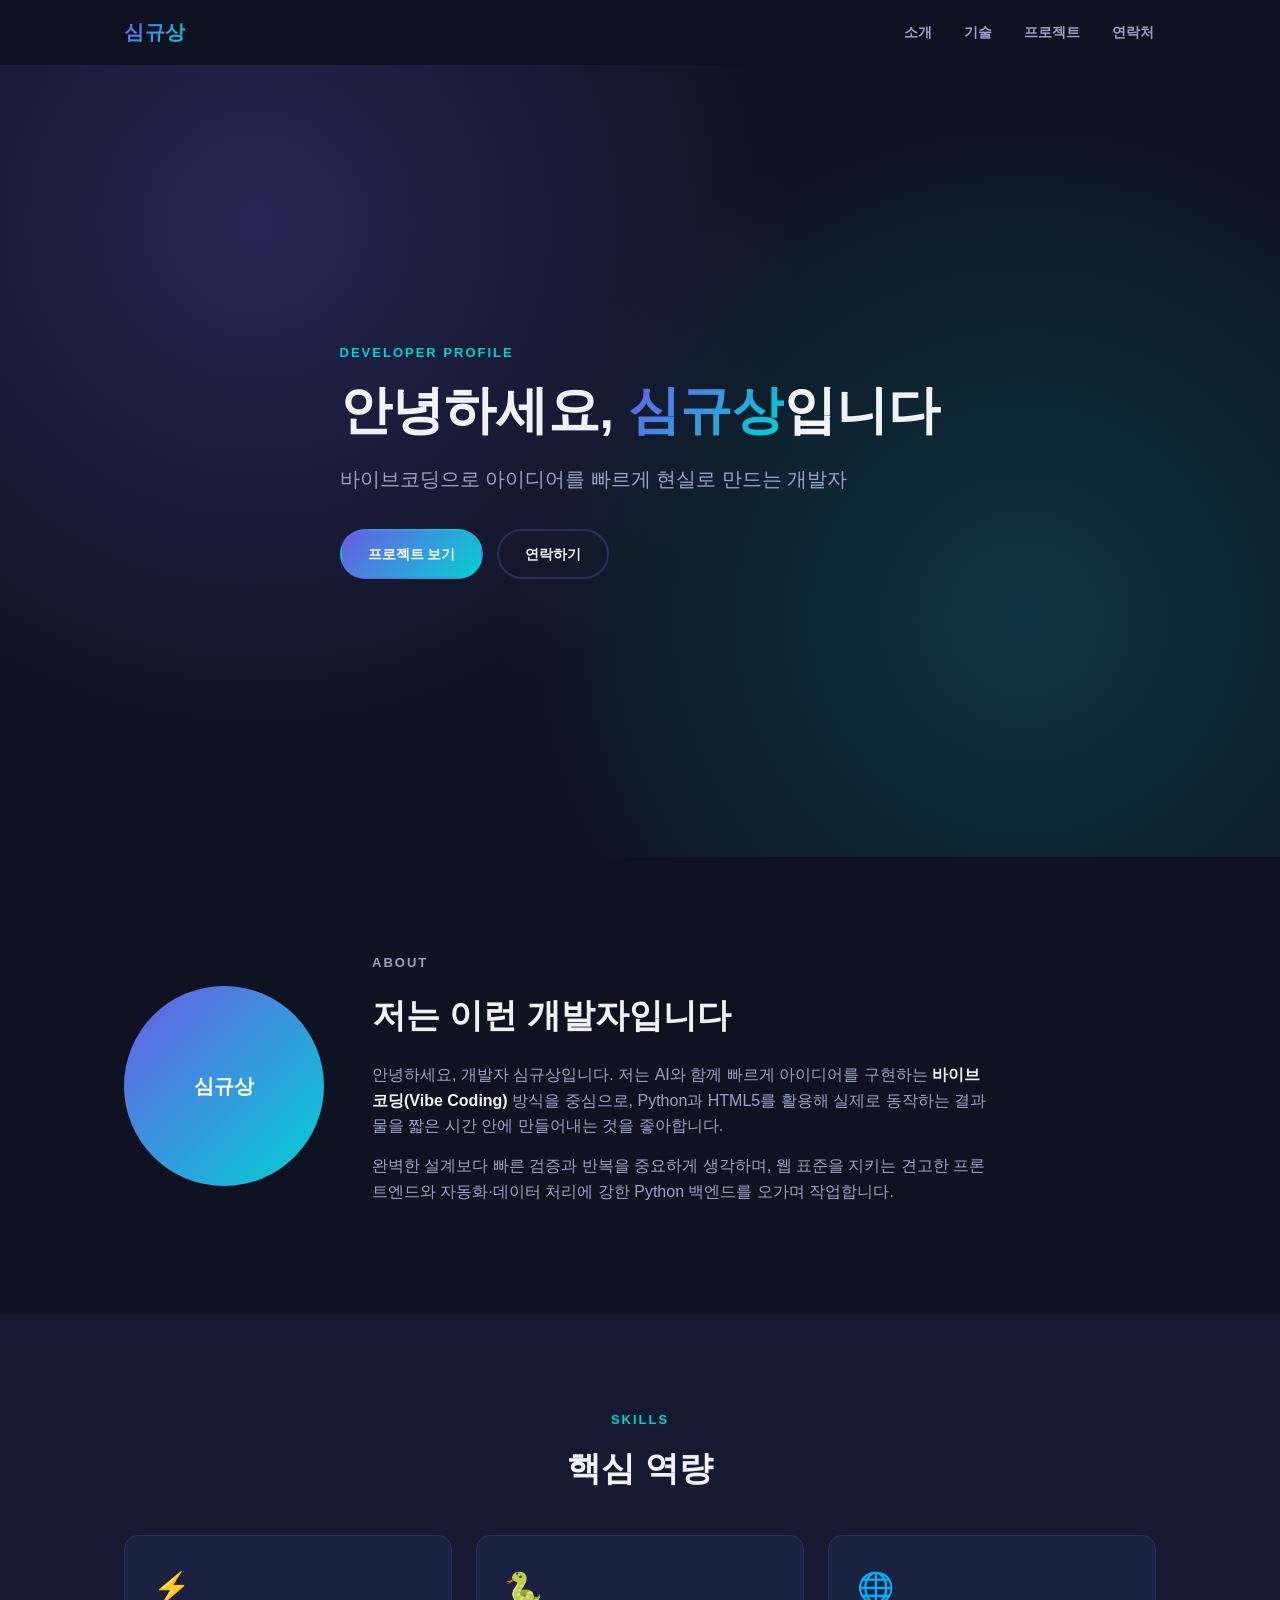
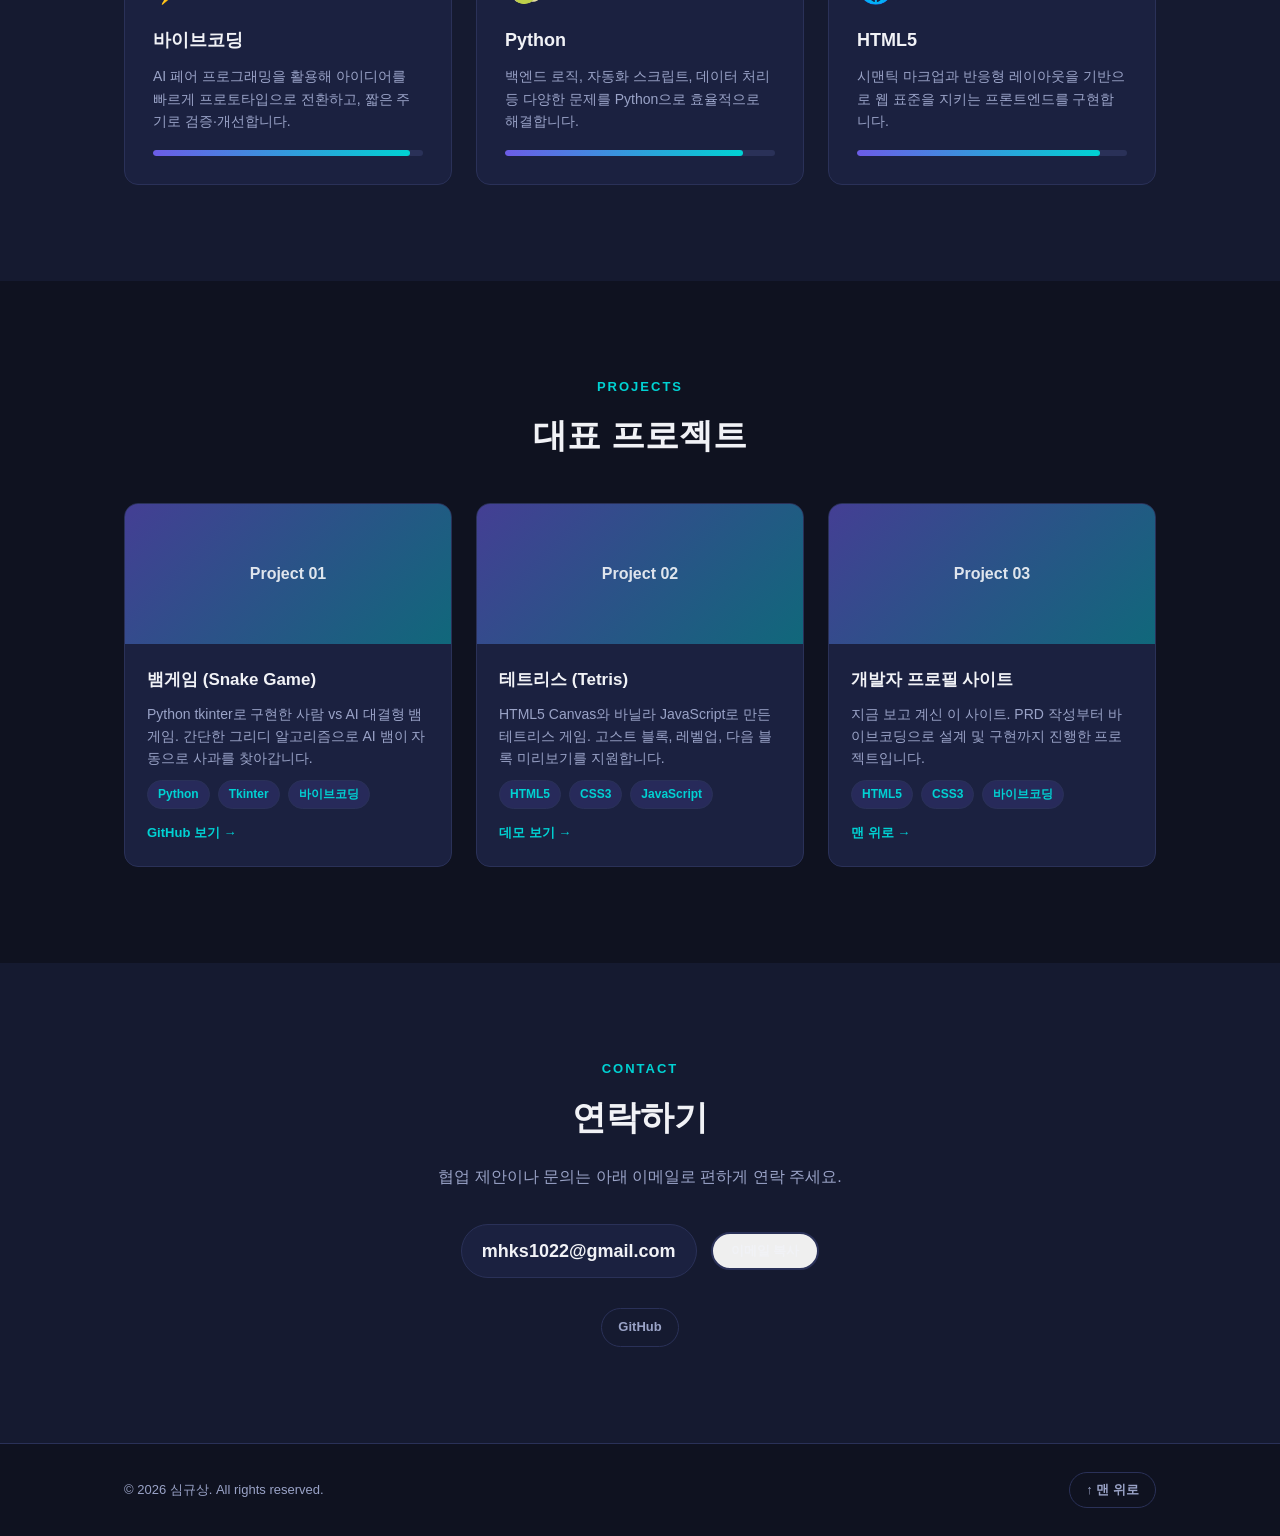
<file: DemoPort/index.html>
<!DOCTYPE html>
<html lang="ko">
<head>
<meta charset="UTF-8">
<meta name="viewport" content="width=device-width, initial-scale=1.0">
<title>심규상 - 개발자 프로필</title>
<meta name="description" content="바이브코딩, Python, HTML5를 주력으로 하는 개발자 심규상의 프로필 사이트">
<link rel="stylesheet" href="styles.css">
</head>
<body>

<header id="header">
  <nav class="navbar">
    <a href="#hero" class="logo">심규상</a>

    <button id="navToggle" class="nav-toggle" aria-label="메뉴 열기" aria-expanded="false">
      <span></span>
      <span></span>
      <span></span>
    </button>

    <ul id="navMenu" class="nav-menu">
      <li><a href="#about" class="nav-link">소개</a></li>
      <li><a href="#skills" class="nav-link">기술</a></li>
      <li><a href="#projects" class="nav-link">프로젝트</a></li>
      <li><a href="#contact" class="nav-link">연락처</a></li>
    </ul>
  </nav>
</header>

<main>

  <!-- Hero -->
  <section id="hero" class="hero">
    <div class="container hero-content">
      <p class="hero-eyebrow">Developer Profile</p>
      <h1 class="hero-title">안녕하세요, <span class="highlight">심규상</span>입니다</h1>
      <p class="hero-subtitle">바이브코딩으로 아이디어를 빠르게 현실로 만드는 개발자</p>
      <div class="hero-cta">
        <a href="#projects" class="btn btn-primary">프로젝트 보기</a>
        <a href="#contact" class="btn btn-outline">연락하기</a>
      </div>
    </div>
  </section>

  <!-- About -->
  <section id="about" class="section">
    <div class="container about-grid">
      <div class="about-avatar" aria-hidden="true">
        <span>심규상</span>
      </div>
      <div class="about-text reveal">
        <p class="section-eyebrow">About</p>
        <h2 class="section-title">저는 이런 개발자입니다</h2>
        <p>
          안녕하세요, 개발자 심규상입니다. 저는 AI와 함께 빠르게 아이디어를 구현하는
          <strong>바이브코딩(Vibe Coding)</strong> 방식을 중심으로, Python과 HTML5를 활용해
          실제로 동작하는 결과물을 짧은 시간 안에 만들어내는 것을 좋아합니다.
        </p>
        <p>
          완벽한 설계보다 빠른 검증과 반복을 중요하게 생각하며, 웹 표준을 지키는
          견고한 프론트엔드와 자동화·데이터 처리에 강한 Python 백엔드를 오가며
          작업합니다.
        </p>
      </div>
    </div>
  </section>

  <!-- Skills -->
  <section id="skills" class="section section-alt">
    <div class="container">
      <p class="section-eyebrow center">Skills</p>
      <h2 class="section-title center">핵심 역량</h2>

      <div class="skills-grid">
        <article class="skill-card reveal">
          <div class="skill-icon" aria-hidden="true">⚡</div>
          <h3>바이브코딩</h3>
          <p>AI 페어 프로그래밍을 활용해 아이디어를 빠르게 프로토타입으로 전환하고, 짧은 주기로 검증·개선합니다.</p>
          <div class="skill-bar"><div class="skill-bar-fill" style="width: 95%;"></div></div>
        </article>

        <article class="skill-card reveal">
          <div class="skill-icon" aria-hidden="true">🐍</div>
          <h3>Python</h3>
          <p>백엔드 로직, 자동화 스크립트, 데이터 처리 등 다양한 문제를 Python으로 효율적으로 해결합니다.</p>
          <div class="skill-bar"><div class="skill-bar-fill" style="width: 88%;"></div></div>
        </article>

        <article class="skill-card reveal">
          <div class="skill-icon" aria-hidden="true">🌐</div>
          <h3>HTML5</h3>
          <p>시맨틱 마크업과 반응형 레이아웃을 기반으로 웹 표준을 지키는 프론트엔드를 구현합니다.</p>
          <div class="skill-bar"><div class="skill-bar-fill" style="width: 90%;"></div></div>
        </article>
      </div>
    </div>
  </section>

  <!-- Projects -->
  <section id="projects" class="section">
    <div class="container">
      <p class="section-eyebrow center">Projects</p>
      <h2 class="section-title center">대표 프로젝트</h2>

      <div class="projects-grid">
        <article class="project-card reveal">
          <div class="project-thumb" aria-hidden="true">Project 01</div>
          <div class="project-body">
            <h3>뱀게임 (Snake Game)</h3>
            <p>Python tkinter로 구현한 사람 vs AI 대결형 뱀게임. 간단한 그리디 알고리즘으로 AI 뱀이 자동으로 사과를 찾아갑니다.</p>
            <div class="tags">
              <span class="tag">Python</span>
              <span class="tag">Tkinter</span>
              <span class="tag">바이브코딩</span>
            </div>
            <a href="#" class="project-link">GitHub 보기 →</a>
          </div>
        </article>

        <article class="project-card reveal">
          <div class="project-thumb" aria-hidden="true">Project 02</div>
          <div class="project-body">
            <h3>테트리스 (Tetris)</h3>
            <p>HTML5 Canvas와 바닐라 JavaScript로 만든 테트리스 게임. 고스트 블록, 레벨업, 다음 블록 미리보기를 지원합니다.</p>
            <div class="tags">
              <span class="tag">HTML5</span>
              <span class="tag">CSS3</span>
              <span class="tag">JavaScript</span>
            </div>
            <a href="#" class="project-link">데모 보기 →</a>
          </div>
        </article>

        <article class="project-card reveal">
          <div class="project-thumb" aria-hidden="true">Project 03</div>
          <div class="project-body">
            <h3>개발자 프로필 사이트</h3>
            <p>지금 보고 계신 이 사이트. PRD 작성부터 바이브코딩으로 설계 및 구현까지 진행한 프로젝트입니다.</p>
            <div class="tags">
              <span class="tag">HTML5</span>
              <span class="tag">CSS3</span>
              <span class="tag">바이브코딩</span>
            </div>
            <a href="#hero" class="project-link">맨 위로 →</a>
          </div>
        </article>
      </div>
    </div>
  </section>

  <!-- Contact -->
  <section id="contact" class="section section-alt">
    <div class="container contact-content">
      <p class="section-eyebrow center">Contact</p>
      <h2 class="section-title center">연락하기</h2>
      <p class="contact-desc">협업 제안이나 문의는 아래 이메일로 편하게 연락 주세요.</p>

      <div class="contact-box">
        <a href="mailto:mhks1022@gmail.com" class="contact-email" id="emailLink">mhks1022@gmail.com</a>
        <button id="copyBtn" class="btn btn-outline btn-small" type="button">이메일 복사</button>
        <span id="copyToast" class="copy-toast" role="status" aria-live="polite"></span>
      </div>

      <div class="social-links">
        <a href="#" class="social-link" aria-label="GitHub">GitHub</a>
      </div>
    </div>
  </section>

</main>

<footer class="footer">
  <div class="container footer-content">
    <p>&copy; 2026 심규상. All rights reserved.</p>
    <button id="toTopBtn" class="to-top" type="button" aria-label="맨 위로 이동">↑ 맨 위로</button>
  </div>
</footer>

<script src="script.js"></script>
</body>
</html>
</file>
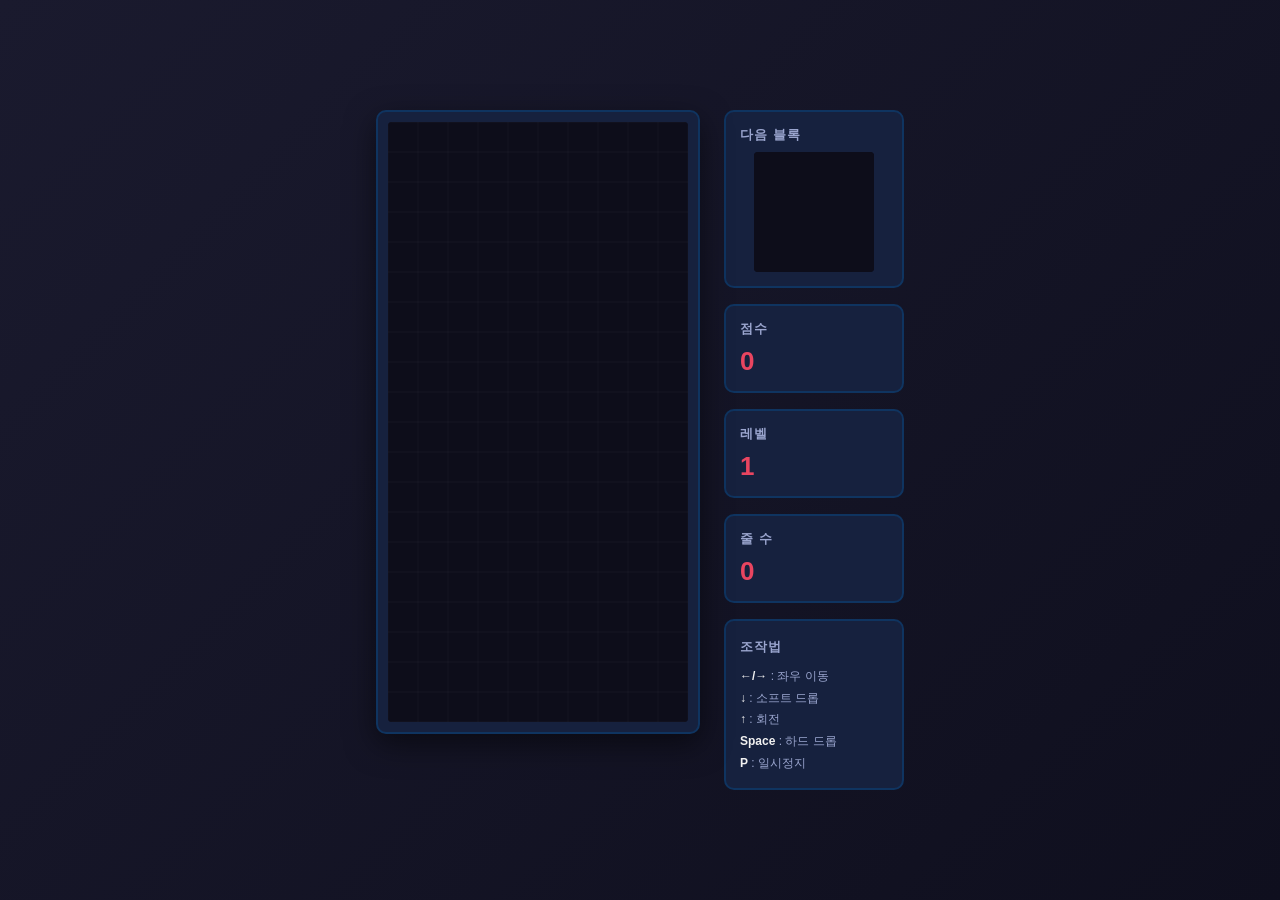
<file: Game01/tetris.html>
<!DOCTYPE html>
<html lang="ko">
<head>
<meta charset="UTF-8">
<meta name="viewport" content="width=device-width, initial-scale=1.0">
<title>테트리스</title>
<style>
  :root {
    --bg: #1a1a2e;
    --panel: #16213e;
    --border: #0f3460;
    --accent: #e94560;
    --text: #f1f1f1;
  }

  * {
    box-sizing: border-box;
  }

  body {
    margin: 0;
    min-height: 100vh;
    display: flex;
    align-items: center;
    justify-content: center;
    background: linear-gradient(135deg, var(--bg), #0f0f1e);
    font-family: "Malgun Gothic", "Segoe UI", sans-serif;
    color: var(--text);
  }

  .game-wrap {
    display: flex;
    gap: 24px;
    align-items: flex-start;
    padding: 20px;
  }

  .board-panel {
    position: relative;
    background: var(--panel);
    padding: 10px;
    border-radius: 10px;
    border: 2px solid var(--border);
    box-shadow: 0 10px 30px rgba(0, 0, 0, 0.5);
  }

  canvas {
    display: block;
    background: #0d0d1a;
    border-radius: 4px;
  }

  #board {
    width: 300px;
    height: 600px;
  }

  .side-panel {
    display: flex;
    flex-direction: column;
    gap: 16px;
    width: 180px;
  }

  .box {
    background: var(--panel);
    border: 2px solid var(--border);
    border-radius: 10px;
    padding: 14px;
  }

  .box h3 {
    margin: 0 0 8px;
    font-size: 13px;
    letter-spacing: 1px;
    color: #9aa5ce;
    text-transform: uppercase;
  }

  .box .value {
    font-size: 26px;
    font-weight: bold;
    color: var(--accent);
  }

  #next {
    width: 120px;
    height: 120px;
    background: #0d0d1a;
    border-radius: 4px;
    display: block;
    margin: 0 auto;
  }

  .controls {
    font-size: 12px;
    line-height: 1.8;
    color: #9aa5ce;
  }

  .controls b {
    color: var(--text);
  }

  #overlay {
    position: absolute;
    inset: 10px;
    background: rgba(10, 10, 20, 0.88);
    border-radius: 6px;
    display: none;
    flex-direction: column;
    align-items: center;
    justify-content: center;
    gap: 14px;
    text-align: center;
  }

  #overlay.show {
    display: flex;
  }

  #overlay h2 {
    margin: 0;
    color: var(--accent);
    font-size: 24px;
  }

  #overlay p {
    margin: 0;
    color: var(--text);
    font-size: 14px;
  }

  button {
    background: var(--accent);
    color: white;
    border: none;
    padding: 10px 22px;
    border-radius: 20px;
    font-size: 14px;
    font-weight: bold;
    cursor: pointer;
    transition: transform 0.1s ease, opacity 0.1s ease;
  }

  button:hover {
    opacity: 0.9;
  }

  button:active {
    transform: scale(0.96);
  }

  @media (max-width: 560px) {
    .game-wrap {
      flex-direction: column;
      align-items: center;
    }
    .side-panel {
      flex-direction: row;
      flex-wrap: wrap;
      width: 300px;
    }
    .box {
      flex: 1 1 80px;
    }
  }
</style>
</head>
<body>

<div class="game-wrap">
  <div class="board-panel">
    <canvas id="board"></canvas>
    <div id="overlay">
      <h2 id="overlayTitle">테트리스</h2>
      <p id="overlayText">스페이스바 또는 시작 버튼을 눌러 시작하세요</p>
      <button id="startBtn">시작</button>
    </div>
  </div>

  <div class="side-panel">
    <div class="box">
      <h3>다음 블록</h3>
      <canvas id="next"></canvas>
    </div>
    <div class="box">
      <h3>점수</h3>
      <div class="value" id="score">0</div>
    </div>
    <div class="box">
      <h3>레벨</h3>
      <div class="value" id="level">1</div>
    </div>
    <div class="box">
      <h3>줄 수</h3>
      <div class="value" id="lines">0</div>
    </div>
    <div class="box controls">
      <h3>조작법</h3>
      <div><b>←/→</b> : 좌우 이동</div>
      <div><b>↓</b> : 소프트 드롭</div>
      <div><b>↑</b> : 회전</div>
      <div><b>Space</b> : 하드 드롭</div>
      <div><b>P</b> : 일시정지</div>
    </div>
  </div>
</div>

<script>
(() => {
  const COLS = 10;
  const ROWS = 20;
  const CELL = 30;

  const boardCanvas = document.getElementById('board');
  const boardCtx = boardCanvas.getContext('2d');
  boardCanvas.width = COLS * CELL;
  boardCanvas.height = ROWS * CELL;

  const nextCanvas = document.getElementById('next');
  const nextCtx = nextCanvas.getContext('2d');
  nextCanvas.width = 120;
  nextCanvas.height = 120;

  const scoreEl = document.getElementById('score');
  const levelEl = document.getElementById('level');
  const linesEl = document.getElementById('lines');
  const overlay = document.getElementById('overlay');
  const overlayTitle = document.getElementById('overlayTitle');
  const overlayText = document.getElementById('overlayText');
  const startBtn = document.getElementById('startBtn');

  const COLORS = {
    I: '#4dd0e1',
    O: '#ffd54f',
    T: '#ba68c8',
    S: '#81c784',
    Z: '#e57373',
    J: '#64b5f6',
    L: '#ffb74d',
  };

  const SHAPES = {
    I: [
      [[0,1],[1,1],[2,1],[3,1]],
      [[2,0],[2,1],[2,2],[2,3]],
      [[0,2],[1,2],[2,2],[3,2]],
      [[1,0],[1,1],[1,2],[1,3]],
    ],
    O: [
      [[1,0],[2,0],[1,1],[2,1]],
      [[1,0],[2,0],[1,1],[2,1]],
      [[1,0],[2,0],[1,1],[2,1]],
      [[1,0],[2,0],[1,1],[2,1]],
    ],
    T: [
      [[1,0],[0,1],[1,1],[2,1]],
      [[1,0],[1,1],[2,1],[1,2]],
      [[0,1],[1,1],[2,1],[1,2]],
      [[1,0],[0,1],[1,1],[1,2]],
    ],
    S: [
      [[1,0],[2,0],[0,1],[1,1]],
      [[1,0],[1,1],[2,1],[2,2]],
      [[1,1],[2,1],[0,2],[1,2]],
      [[0,0],[0,1],[1,1],[1,2]],
    ],
    Z: [
      [[0,0],[1,0],[1,1],[2,1]],
      [[2,0],[1,1],[2,1],[1,2]],
      [[0,1],[1,1],[1,2],[2,2]],
      [[1,0],[0,1],[1,1],[0,2]],
    ],
    J: [
      [[0,0],[0,1],[1,1],[2,1]],
      [[1,0],[2,0],[1,1],[1,2]],
      [[0,1],[1,1],[2,1],[2,2]],
      [[1,0],[1,1],[0,2],[1,2]],
    ],
    L: [
      [[2,0],[0,1],[1,1],[2,1]],
      [[1,0],[1,1],[1,2],[2,2]],
      [[0,1],[1,1],[2,1],[0,2]],
      [[0,0],[1,0],[1,1],[1,2]],
    ],
  };

  const PIECE_TYPES = Object.keys(SHAPES);

  function randomType() {
    return PIECE_TYPES[Math.floor(Math.random() * PIECE_TYPES.length)];
  }

  function createGrid() {
    return Array.from({ length: ROWS }, () => Array(COLS).fill(null));
  }

  let grid = createGrid();
  let current = null;
  let next = null;
  let score = 0;
  let level = 1;
  let lines = 0;
  let dropInterval = 1000;
  let dropTimer = 0;
  let lastTime = 0;
  let running = false;
  let paused = false;
  let gameOver = false;
  let rafId = null;

  function newPiece(type) {
    return { type, rotation: 0, x: 3, y: -2 };
  }

  function getCells(piece) {
    return SHAPES[piece.type][piece.rotation].map(([cx, cy]) => [piece.x + cx, piece.y + cy]);
  }

  function collides(piece, offsetX = 0, offsetY = 0, rotation = null) {
    const testPiece = {
      ...piece,
      x: piece.x + offsetX,
      y: piece.y + offsetY,
      rotation: rotation === null ? piece.rotation : rotation,
    };
    const cells = getCells(testPiece);
    for (const [x, y] of cells) {
      if (x < 0 || x >= COLS || y >= ROWS) return true;
      if (y >= 0 && grid[y][x]) return true;
    }
    return false;
  }

  function lockPiece() {
    const cells = getCells(current);
    for (const [x, y] of cells) {
      if (y < 0) {
        triggerGameOver();
        return;
      }
      grid[y][x] = COLORS[current.type];
    }
    clearLines();
    spawnPiece();
  }

  function clearLines() {
    let cleared = 0;
    for (let y = ROWS - 1; y >= 0; y--) {
      if (grid[y].every(cell => cell)) {
        grid.splice(y, 1);
        grid.unshift(Array(COLS).fill(null));
        cleared++;
        y++;
      }
    }
    if (cleared > 0) {
      const points = [0, 100, 300, 500, 800][cleared] * level;
      score += points;
      lines += cleared;
      level = Math.floor(lines / 10) + 1;
      dropInterval = Math.max(120, 1000 - (level - 1) * 80);
      updateStats();
    }
  }

  function spawnPiece() {
    current = next || newPiece(randomType());
    next = newPiece(randomType());
    current.x = 3;
    current.y = -2;
    drawNext();
    if (collides(current)) {
      triggerGameOver();
    }
  }

  function triggerGameOver() {
    gameOver = true;
    running = false;
    overlayTitle.textContent = '게임 오버';
    overlayText.textContent = `최종 점수: ${score}`;
    startBtn.textContent = '다시 시작';
    overlay.classList.add('show');
    cancelAnimationFrame(rafId);
  }

  function updateStats() {
    scoreEl.textContent = score;
    levelEl.textContent = level;
    linesEl.textContent = lines;
  }

  function move(dx) {
    if (!running || paused || gameOver) return;
    if (!collides(current, dx, 0)) {
      current.x += dx;
      draw();
    }
  }

  function softDrop() {
    if (!running || paused || gameOver) return;
    if (!collides(current, 0, 1)) {
      current.y += 1;
      score += 1;
      updateStats();
    } else {
      lockPiece();
    }
    draw();
    dropTimer = 0;
  }

  function hardDrop() {
    if (!running || paused || gameOver) return;
    let dist = 0;
    while (!collides(current, 0, dist + 1)) {
      dist++;
    }
    current.y += dist;
    score += dist * 2;
    updateStats();
    lockPiece();
    draw();
    dropTimer = 0;
  }

  function rotate() {
    if (!running || paused || gameOver) return;
    const newRotation = (current.rotation + 1) % 4;
    const kicks = [0, -1, 1, -2, 2];
    for (const kick of kicks) {
      if (!collides(current, kick, 0, newRotation)) {
        current.x += kick;
        current.rotation = newRotation;
        draw();
        return;
      }
    }
  }

  function togglePause() {
    if (!running || gameOver) return;
    paused = !paused;
    if (paused) {
      overlayTitle.textContent = '일시정지';
      overlayText.textContent = 'P 키 또는 버튼을 눌러 계속하기';
      startBtn.textContent = '계속하기';
      overlay.classList.add('show');
      cancelAnimationFrame(rafId);
    } else {
      overlay.classList.remove('show');
      lastTime = performance.now();
      rafId = requestAnimationFrame(loop);
    }
  }

  function drawCell(ctx, x, y, color) {
    ctx.fillStyle = color;
    ctx.fillRect(x * CELL + 1, y * CELL + 1, CELL - 2, CELL - 2);
    ctx.strokeStyle = 'rgba(255,255,255,0.15)';
    ctx.strokeRect(x * CELL + 1, y * CELL + 1, CELL - 2, CELL - 2);
  }

  function draw() {
    boardCtx.fillStyle = '#0d0d1a';
    boardCtx.fillRect(0, 0, boardCanvas.width, boardCanvas.height);

    for (let y = 0; y < ROWS; y++) {
      for (let x = 0; x < COLS; x++) {
        if (grid[y][x]) drawCell(boardCtx, x, y, grid[y][x]);
      }
    }

    if (current) {
      let ghostY = 0;
      while (!collides(current, 0, ghostY + 1)) ghostY++;
      boardCtx.globalAlpha = 0.25;
      for (const [x, y] of getCells(current)) {
        const gy = y + ghostY;
        if (gy >= 0) drawCell(boardCtx, x, gy, COLORS[current.type]);
      }
      boardCtx.globalAlpha = 1;

      for (const [x, y] of getCells(current)) {
        if (y >= 0) drawCell(boardCtx, x, y, COLORS[current.type]);
      }
    }

    for (let x = 0; x <= COLS; x++) {
      boardCtx.strokeStyle = 'rgba(255,255,255,0.03)';
      boardCtx.beginPath();
      boardCtx.moveTo(x * CELL, 0);
      boardCtx.lineTo(x * CELL, boardCanvas.height);
      boardCtx.stroke();
    }
    for (let y = 0; y <= ROWS; y++) {
      boardCtx.beginPath();
      boardCtx.moveTo(0, y * CELL);
      boardCtx.lineTo(boardCanvas.width, y * CELL);
      boardCtx.stroke();
    }
  }

  function drawNext() {
    nextCtx.fillStyle = '#0d0d1a';
    nextCtx.fillRect(0, 0, nextCanvas.width, nextCanvas.height);
    if (!next) return;

    const cells = SHAPES[next.type][0];
    const size = 24;
    const xs = cells.map(c => c[0]);
    const ys = cells.map(c => c[1]);
    const minX = Math.min(...xs), maxX = Math.max(...xs);
    const minY = Math.min(...ys), maxY = Math.max(...ys);
    const w = (maxX - minX + 1) * size;
    const h = (maxY - minY + 1) * size;
    const offsetX = (nextCanvas.width - w) / 2 - minX * size;
    const offsetY = (nextCanvas.height - h) / 2 - minY * size;

    nextCtx.fillStyle = COLORS[next.type];
    for (const [cx, cy] of cells) {
      nextCtx.fillRect(cx * size + offsetX + 1, cy * size + offsetY + 1, size - 2, size - 2);
      nextCtx.strokeStyle = 'rgba(255,255,255,0.15)';
      nextCtx.strokeRect(cx * size + offsetX + 1, cy * size + offsetY + 1, size - 2, size - 2);
    }
  }

  function loop(time) {
    if (!running || paused || gameOver) return;
    const delta = time - lastTime;
    lastTime = time;
    dropTimer += delta;

    if (dropTimer > dropInterval) {
      if (!collides(current, 0, 1)) {
        current.y += 1;
      } else {
        lockPiece();
      }
      dropTimer = 0;
      draw();
    }

    rafId = requestAnimationFrame(loop);
  }

  function startGame() {
    grid = createGrid();
    score = 0;
    level = 1;
    lines = 0;
    dropInterval = 1000;
    dropTimer = 0;
    gameOver = false;
    paused = false;
    running = true;
    next = newPiece(randomType());
    updateStats();
    spawnPiece();
    overlay.classList.remove('show');
    startBtn.textContent = '다시 시작';
    draw();
    lastTime = performance.now();
    cancelAnimationFrame(rafId);
    rafId = requestAnimationFrame(loop);
  }

  document.addEventListener('keydown', (e) => {
    switch (e.code) {
      case 'ArrowLeft':
        e.preventDefault();
        move(-1);
        break;
      case 'ArrowRight':
        e.preventDefault();
        move(1);
        break;
      case 'ArrowDown':
        e.preventDefault();
        softDrop();
        break;
      case 'ArrowUp':
        e.preventDefault();
        rotate();
        break;
      case 'Space':
        e.preventDefault();
        if (!running || gameOver) {
          startGame();
        } else {
          hardDrop();
        }
        break;
      case 'KeyP':
        e.preventDefault();
        togglePause();
        break;
    }
  });

  startBtn.addEventListener('click', () => {
    if (paused) {
      togglePause();
    } else {
      startGame();
    }
  });

  draw();
  drawNext();
})();
</script>

</body>
</html>
</file>
<file: DemoPort/styles.css>
:root {
  --bg: #0f1220;
  --bg-alt: #151a30;
  --surface: #1b2140;
  --border: #2a3158;
  --text: #f1f2f6;
  --text-muted: #9aa3c7;
  --accent: #6c5ce7;
  --accent-2: #00d2d3;
  --radius: 14px;
  --max-width: 1080px;
}

* {
  box-sizing: border-box;
  margin: 0;
  padding: 0;
}

html {
  scroll-behavior: smooth;
}

body {
  font-family: "Malgun Gothic", "Pretendard", "Segoe UI", sans-serif;
  background: var(--bg);
  color: var(--text);
  line-height: 1.6;
  -webkit-font-smoothing: antialiased;
}

img {
  max-width: 100%;
  display: block;
}

a {
  color: inherit;
  text-decoration: none;
}

ul {
  list-style: none;
}

.container {
  max-width: var(--max-width);
  margin: 0 auto;
  padding: 0 24px;
}

/* ---------- Header / Nav ---------- */

#header {
  position: sticky;
  top: 0;
  z-index: 100;
  background: rgba(15, 18, 32, 0.75);
  backdrop-filter: blur(10px);
  border-bottom: 1px solid transparent;
  transition: border-color 0.2s ease, box-shadow 0.2s ease;
}

#header.scrolled {
  border-color: var(--border);
  box-shadow: 0 4px 20px rgba(0, 0, 0, 0.25);
}

.navbar {
  max-width: var(--max-width);
  margin: 0 auto;
  padding: 16px 24px;
  display: flex;
  align-items: center;
  justify-content: space-between;
}

.logo {
  font-size: 20px;
  font-weight: 800;
  letter-spacing: 0.5px;
  background: linear-gradient(135deg, var(--accent), var(--accent-2));
  -webkit-background-clip: text;
  background-clip: text;
  color: transparent;
}

.nav-menu {
  display: flex;
  gap: 28px;
}

.nav-link {
  font-size: 14px;
  color: var(--text-muted);
  font-weight: 600;
  transition: color 0.15s ease;
  position: relative;
  padding: 4px 2px;
}

.nav-link:hover,
.nav-link:focus-visible {
  color: var(--text);
}

.nav-toggle {
  display: none;
  flex-direction: column;
  justify-content: center;
  gap: 5px;
  width: 32px;
  height: 32px;
  background: none;
  border: none;
  cursor: pointer;
}

.nav-toggle span {
  display: block;
  height: 2px;
  background: var(--text);
  border-radius: 2px;
  transition: transform 0.2s ease, opacity 0.2s ease;
}

/* ---------- Buttons ---------- */

.btn {
  display: inline-flex;
  align-items: center;
  justify-content: center;
  padding: 12px 26px;
  border-radius: 999px;
  font-size: 14px;
  font-weight: 700;
  border: 2px solid transparent;
  cursor: pointer;
  transition: transform 0.15s ease, opacity 0.15s ease, background 0.15s ease;
}

.btn:active {
  transform: scale(0.97);
}

.btn-primary {
  background: linear-gradient(135deg, var(--accent), var(--accent-2));
  color: #fff;
}

.btn-primary:hover {
  opacity: 0.9;
}

.btn-outline {
  border-color: var(--border);
  color: var(--text);
}

.btn-outline:hover {
  border-color: var(--accent);
}

.btn-small {
  padding: 8px 18px;
  font-size: 13px;
}

/* ---------- Hero ---------- */

.hero {
  min-height: 88vh;
  display: flex;
  align-items: center;
  background:
    radial-gradient(circle at 20% 20%, rgba(108, 92, 231, 0.25), transparent 45%),
    radial-gradient(circle at 80% 70%, rgba(0, 210, 211, 0.18), transparent 45%);
}

.hero-content {
  max-width: 720px;
}

.hero-eyebrow {
  color: var(--accent-2);
  font-weight: 700;
  letter-spacing: 2px;
  text-transform: uppercase;
  font-size: 13px;
  margin-bottom: 14px;
}

.hero-title {
  font-size: clamp(32px, 6vw, 52px);
  font-weight: 800;
  line-height: 1.3;
  margin-bottom: 18px;
}

.hero-title .highlight {
  background: linear-gradient(135deg, var(--accent), var(--accent-2));
  -webkit-background-clip: text;
  background-clip: text;
  color: transparent;
}

.hero-subtitle {
  font-size: clamp(16px, 2.4vw, 20px);
  color: var(--text-muted);
  margin-bottom: 34px;
}

.hero-cta {
  display: flex;
  gap: 14px;
  flex-wrap: wrap;
}

/* ---------- Section common ---------- */

.section {
  padding: 96px 0;
}

.section-alt {
  background: var(--bg-alt);
}

.section-eyebrow {
  color: var(--accent-2);
  font-weight: 700;
  letter-spacing: 2px;
  text-transform: uppercase;
  font-size: 13px;
  margin-bottom: 10px;
}

.section-title {
  font-size: clamp(24px, 4vw, 34px);
  font-weight: 800;
  margin-bottom: 20px;
}

.center {
  text-align: center;
}

.reveal {
  opacity: 0;
  transform: translateY(24px);
  transition: opacity 0.6s ease, transform 0.6s ease;
}

.reveal.visible {
  opacity: 1;
  transform: translateY(0);
}

/* ---------- About ---------- */

.about-grid {
  display: grid;
  grid-template-columns: 200px 1fr;
  gap: 48px;
  align-items: center;
}

.about-avatar {
  width: 200px;
  height: 200px;
  border-radius: 50%;
  background: linear-gradient(135deg, var(--accent), var(--accent-2));
  display: flex;
  align-items: center;
  justify-content: center;
  font-weight: 800;
  font-size: 20px;
  color: #fff;
  margin: 0 auto;
}

.about-text p {
  color: var(--text-muted);
  margin-bottom: 14px;
  max-width: 620px;
}

.about-text strong {
  color: var(--text);
}

/* ---------- Skills ---------- */

.skills-grid {
  display: grid;
  grid-template-columns: repeat(3, 1fr);
  gap: 24px;
  margin-top: 40px;
}

.skill-card {
  background: var(--surface);
  border: 1px solid var(--border);
  border-radius: var(--radius);
  padding: 28px;
  transition: transform 0.2s ease, border-color 0.2s ease;
}

.skill-card:hover {
  transform: translateY(-4px);
  border-color: var(--accent);
}

.skill-icon {
  font-size: 30px;
  margin-bottom: 14px;
}

.skill-card h3 {
  font-size: 18px;
  margin-bottom: 10px;
}

.skill-card p {
  color: var(--text-muted);
  font-size: 14px;
  margin-bottom: 18px;
  min-height: 66px;
}

.skill-bar {
  height: 6px;
  background: var(--border);
  border-radius: 999px;
  overflow: hidden;
}

.skill-bar-fill {
  height: 100%;
  background: linear-gradient(90deg, var(--accent), var(--accent-2));
  border-radius: 999px;
}

/* ---------- Projects ---------- */

.projects-grid {
  display: grid;
  grid-template-columns: repeat(3, 1fr);
  gap: 24px;
  margin-top: 40px;
}

.project-card {
  background: var(--surface);
  border: 1px solid var(--border);
  border-radius: var(--radius);
  overflow: hidden;
  display: flex;
  flex-direction: column;
  transition: transform 0.2s ease, border-color 0.2s ease;
}

.project-card:hover {
  transform: translateY(-4px);
  border-color: var(--accent);
}

.project-thumb {
  height: 140px;
  display: flex;
  align-items: center;
  justify-content: center;
  font-weight: 800;
  color: rgba(255, 255, 255, 0.85);
  background: linear-gradient(135deg, rgba(108, 92, 231, 0.5), rgba(0, 210, 211, 0.4));
}

.project-body {
  padding: 22px;
  display: flex;
  flex-direction: column;
  gap: 10px;
  flex: 1;
}

.project-body h3 {
  font-size: 17px;
}

.project-body p {
  color: var(--text-muted);
  font-size: 14px;
  flex: 1;
}

.tags {
  display: flex;
  flex-wrap: wrap;
  gap: 8px;
}

.tag {
  font-size: 12px;
  font-weight: 700;
  padding: 4px 10px;
  border-radius: 999px;
  background: rgba(108, 92, 231, 0.15);
  color: var(--accent-2);
  border: 1px solid var(--border);
}

.project-link {
  font-size: 13px;
  font-weight: 700;
  color: var(--accent-2);
  margin-top: 4px;
}

.project-link:hover {
  text-decoration: underline;
}

/* ---------- Contact ---------- */

.contact-content {
  max-width: 620px;
  text-align: center;
}

.contact-desc {
  color: var(--text-muted);
  margin-bottom: 34px;
}

.contact-box {
  display: flex;
  align-items: center;
  justify-content: center;
  gap: 14px;
  flex-wrap: wrap;
  position: relative;
  margin-bottom: 30px;
}

.contact-email {
  font-size: 18px;
  font-weight: 700;
  padding: 12px 20px;
  border-radius: 999px;
  background: var(--surface);
  border: 1px solid var(--border);
}

.contact-email:hover {
  border-color: var(--accent);
}

.copy-toast {
  position: absolute;
  bottom: -30px;
  left: 50%;
  transform: translateX(-50%);
  font-size: 13px;
  color: var(--accent-2);
  opacity: 0;
  transition: opacity 0.2s ease;
}

.copy-toast.show {
  opacity: 1;
}

.social-links {
  display: flex;
  justify-content: center;
  gap: 16px;
}

.social-link {
  font-size: 13px;
  font-weight: 700;
  color: var(--text-muted);
  padding: 8px 16px;
  border: 1px solid var(--border);
  border-radius: 999px;
}

.social-link:hover {
  color: var(--text);
  border-color: var(--accent);
}

/* ---------- Footer ---------- */

.footer {
  padding: 28px 0;
  border-top: 1px solid var(--border);
}

.footer-content {
  display: flex;
  align-items: center;
  justify-content: space-between;
  flex-wrap: wrap;
  gap: 12px;
}

.footer-content p {
  color: var(--text-muted);
  font-size: 13px;
}

.to-top {
  background: none;
  border: 1px solid var(--border);
  color: var(--text-muted);
  border-radius: 999px;
  padding: 8px 16px;
  font-size: 13px;
  font-weight: 600;
  cursor: pointer;
  transition: color 0.15s ease, border-color 0.15s ease;
}

.to-top:hover {
  color: var(--text);
  border-color: var(--accent);
}

/* ---------- Responsive ---------- */

@media (max-width: 860px) {
  .skills-grid,
  .projects-grid {
    grid-template-columns: 1fr 1fr;
  }
}

@media (max-width: 720px) {
  .nav-menu {
    position: fixed;
    top: 64px;
    right: 0;
    left: 0;
    background: var(--bg-alt);
    border-bottom: 1px solid var(--border);
    flex-direction: column;
    align-items: center;
    padding: 20px 0;
    gap: 20px;
    transform: translateY(-150%);
    opacity: 0;
    transition: transform 0.25s ease, opacity 0.25s ease;
  }

  .nav-menu.open {
    transform: translateY(0);
    opacity: 1;
  }

  .nav-toggle {
    display: flex;
  }

  .nav-toggle.open span:nth-child(1) {
    transform: translateY(7px) rotate(45deg);
  }

  .nav-toggle.open span:nth-child(2) {
    opacity: 0;
  }

  .nav-toggle.open span:nth-child(3) {
    transform: translateY(-7px) rotate(-45deg);
  }

  .about-grid {
    grid-template-columns: 1fr;
    text-align: center;
  }

  .about-text {
    text-align: left;
  }
}

@media (max-width: 560px) {
  .skills-grid,
  .projects-grid {
    grid-template-columns: 1fr;
  }

  .hero {
    min-height: 80vh;
  }

  .section {
    padding: 64px 0;
  }
}
</file>
